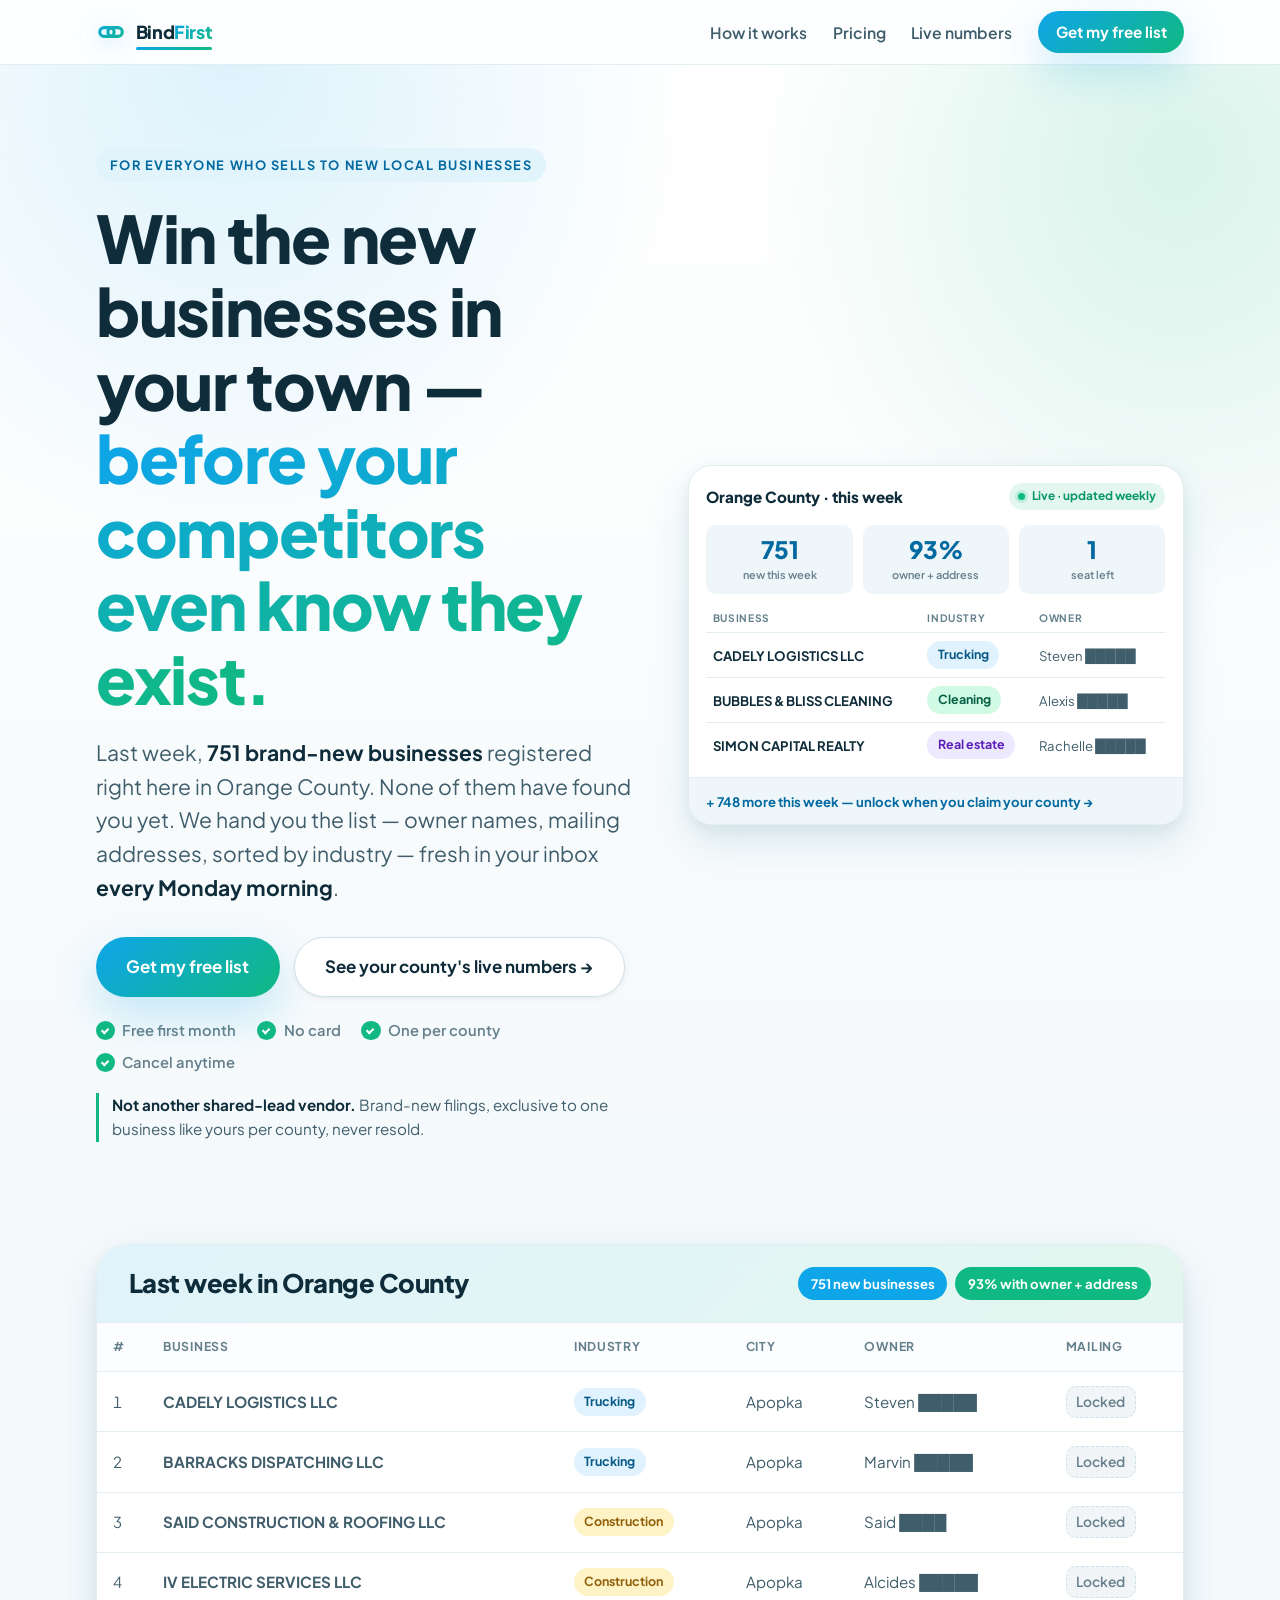
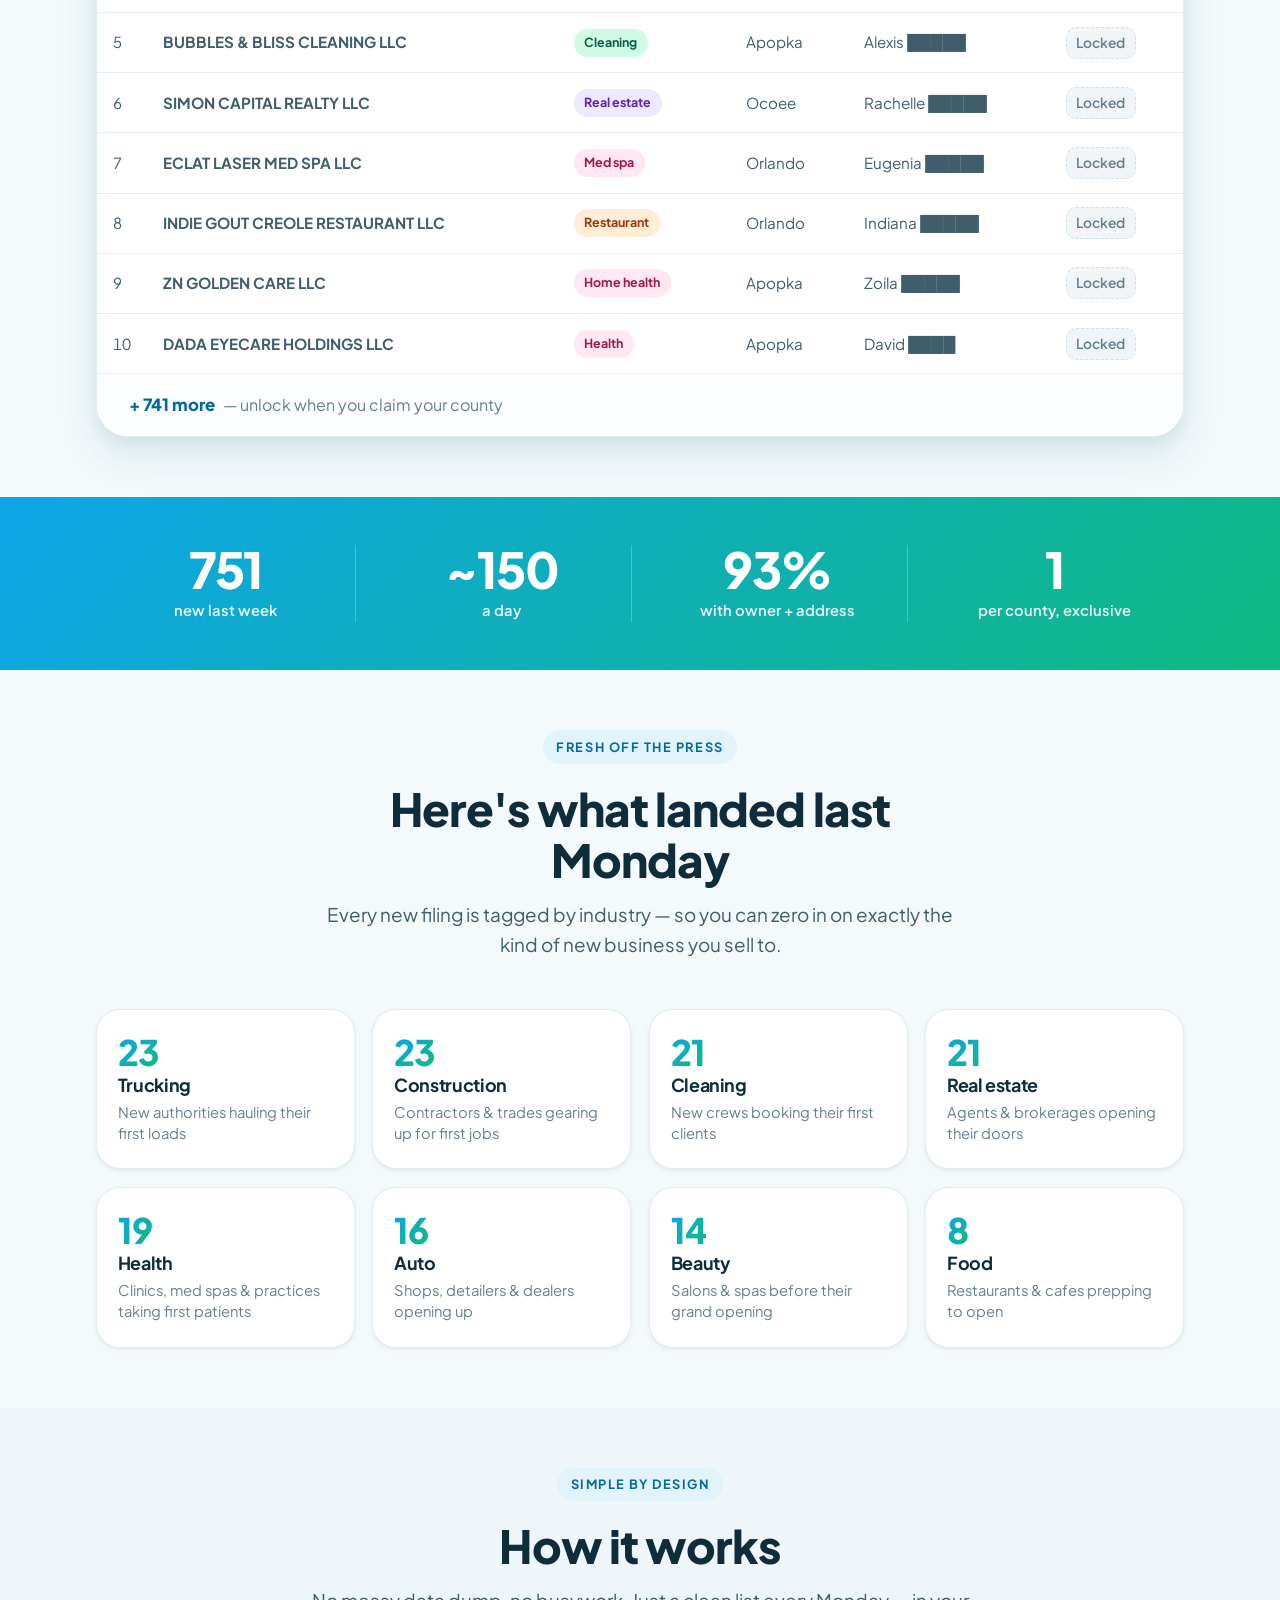
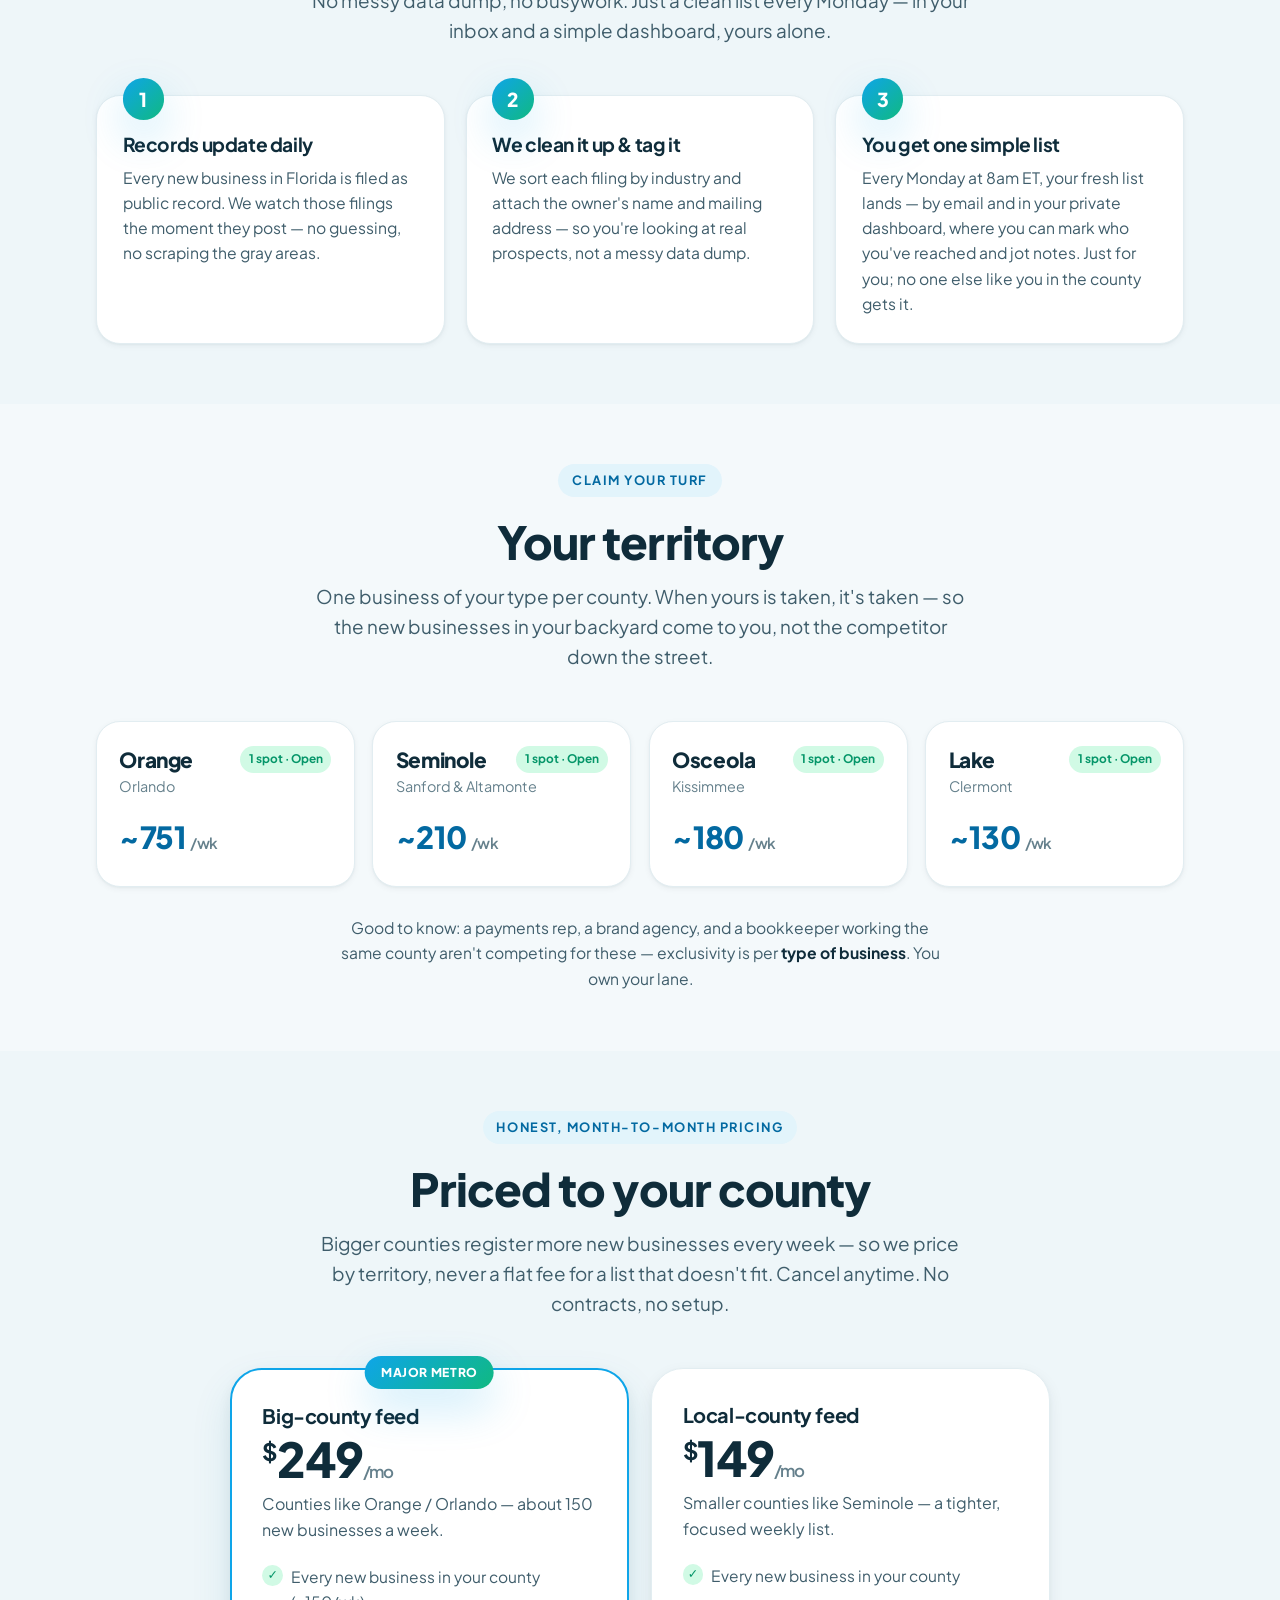
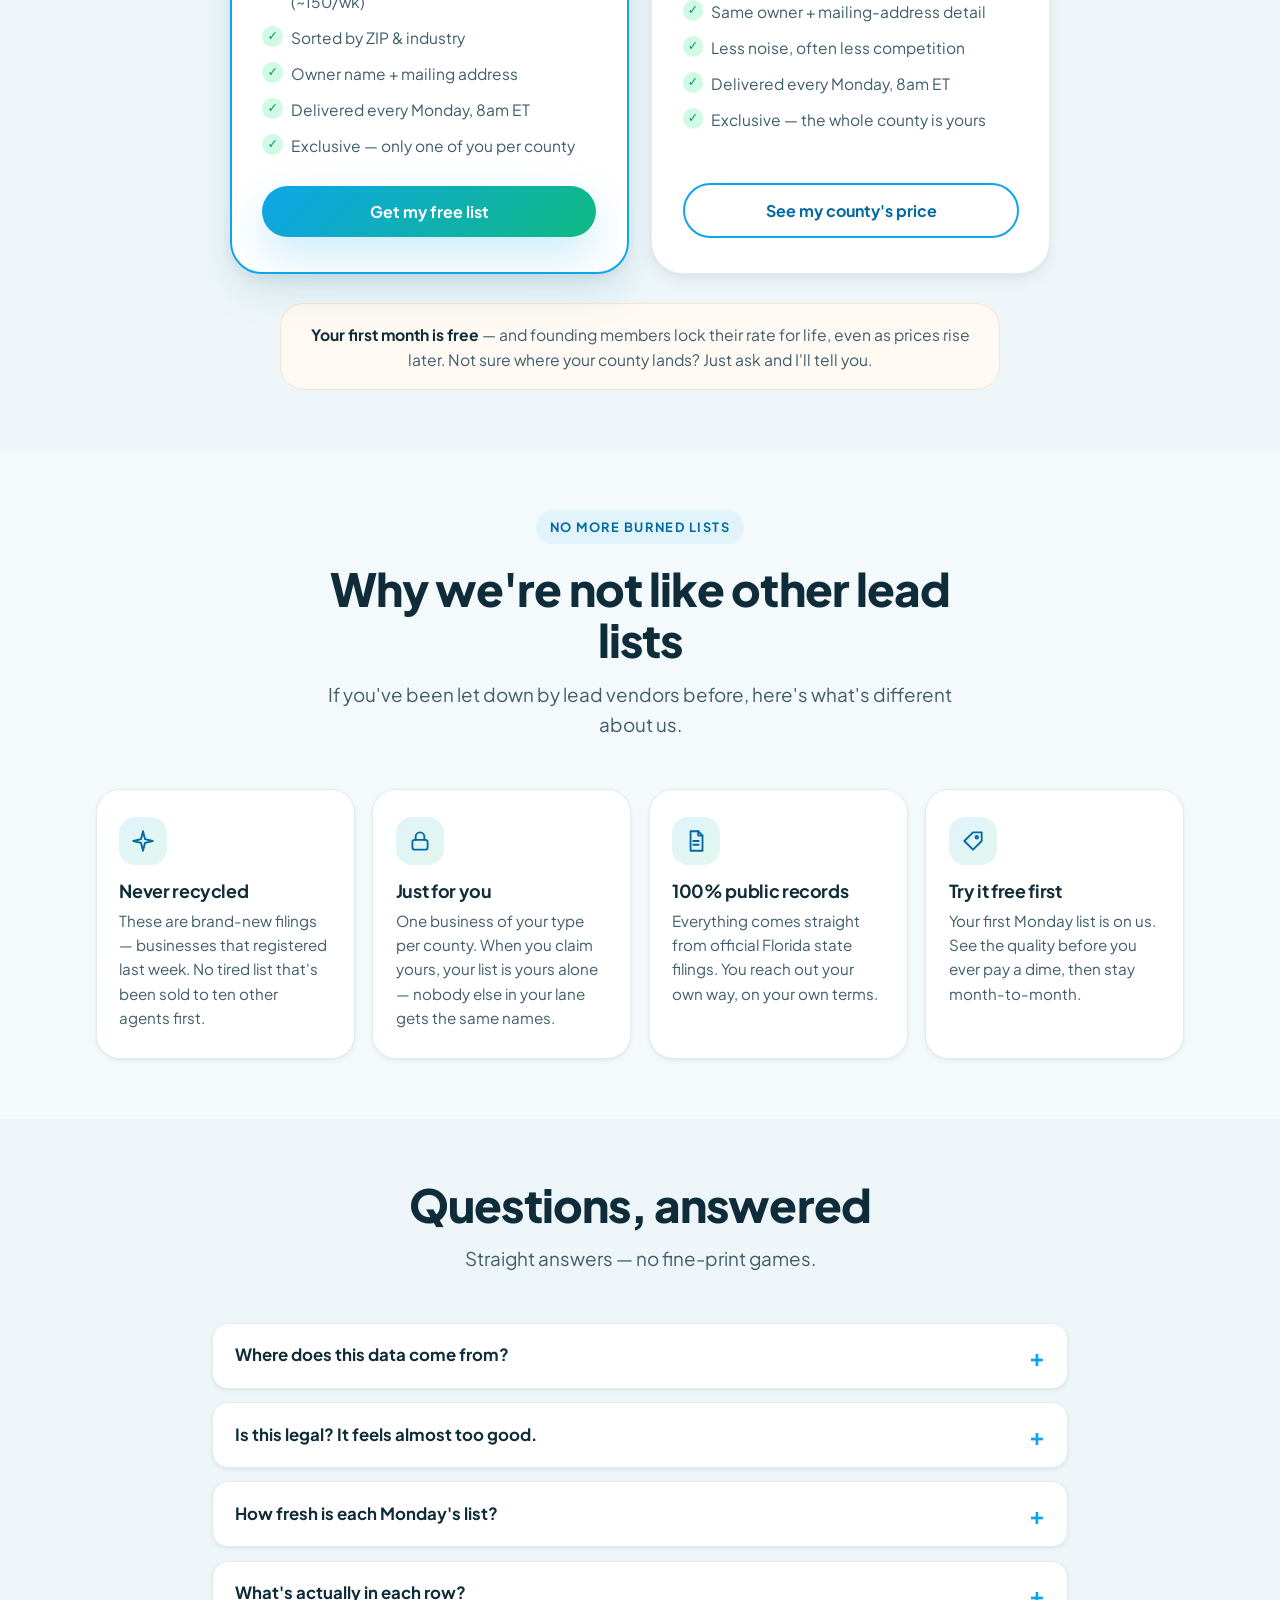
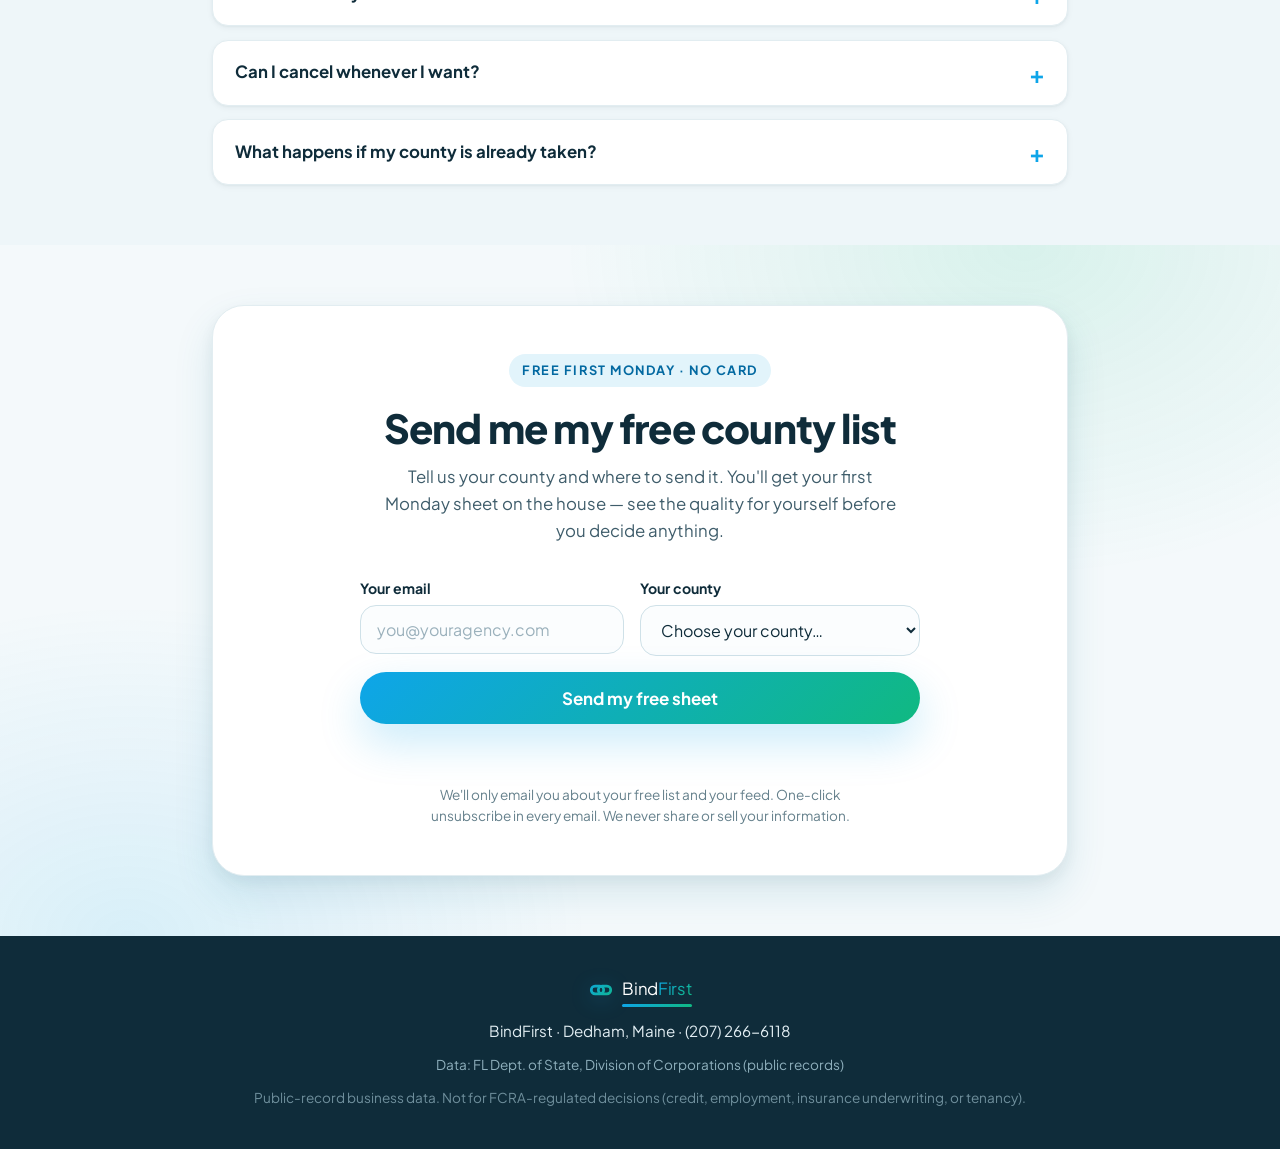
<file: index.html>
<!DOCTYPE html>
<html lang="en">
<head>
  <!-- Google tag (gtag.js) -->
  <script async src="https://www.googletagmanager.com/gtag/js?id=G-TKL4DJQT7L"></script>
  <script>
    window.dataLayer = window.dataLayer || [];
    function gtag(){dataLayer.push(arguments);}
    gtag('js', new Date());
    gtag('config', 'G-TKL4DJQT7L');
  </script>
  <meta charset="UTF-8" />
  <meta name="viewport" content="width=device-width, initial-scale=1.0" />
  <title>BindFirst — Win Orlando's new businesses, every Monday</title>
  <link rel="icon" type="image/svg+xml" href="brand/favicon.svg" />
  <link rel="icon" type="image/png" sizes="32x32" href="brand/favicon-32.png" />
  <link rel="apple-touch-icon" href="brand/favicon-180.png" />
  <!-- OG image: switch to the absolute https://bindfirst.com/brand/og.png URL once hosted -->
  <meta property="og:title" content="BindFirst — Win Orlando's new businesses, every Monday" />
  <meta property="og:description" content="Every new business that registers in your county — delivered every Monday with owner name + address. One business of your type per county, never resold." />
  <meta property="og:type" content="website" />
  <meta property="og:image" content="https://bindfirst.com/brand/og.png" />
  <meta name="twitter:card" content="summary_large_image" />
  <meta name="twitter:image" content="https://bindfirst.com/brand/og.png" />
  <meta name="description" content="A weekly done-for-you list of brand-new Orlando-area business registrations, delivered every Monday by email and a private dashboard. Built for anyone who sells to new local businesses — insurance, payments, marketing, accounting, and more." />
  <link rel="preconnect" href="https://fonts.googleapis.com" />
  <link rel="preconnect" href="https://fonts.gstatic.com" crossorigin />
  <link href="https://fonts.googleapis.com/css2?family=Plus+Jakarta+Sans:wght@400;500;600;700;800&display=swap" rel="stylesheet" />
  <link rel="stylesheet" href="styles.css" />
</head>
<body>
  <!-- ============ NAV ============ -->
  <header class="nav-wrap">
    <nav class="nav" aria-label="Main navigation">
      <a class="brand" href="#top" aria-label="BindFirst home">
        <span class="brand-mark" aria-hidden="true">
          <svg viewBox="0 0 48 48" width="30" height="30" role="img" aria-label="BindFirst logo">
            <rect x="6" y="17" width="23" height="14" rx="7" fill="none" stroke="url(#gnav)" stroke-width="5" />
            <rect x="19" y="17" width="23" height="14" rx="7" fill="none" stroke="url(#gnav)" stroke-width="5" />
            <defs>
              <linearGradient id="gnav" x1="0" y1="0" x2="48" y2="48" gradientUnits="userSpaceOnUse">
                <stop stop-color="#0ea5e9" />
                <stop offset="1" stop-color="#10b981" />
              </linearGradient>
            </defs>
          </svg>
        </span>
        <span class="brand-name">Bind<span class="g">First</span></span>
      </a>
      <div class="nav-links">
        <a href="#how">How it works</a>
        <a href="#pricing">Pricing</a>
        <a href="/peek">Live numbers</a>
        <a class="btn btn-primary btn-sm" href="#capture">Get my free list</a>
      </div>
    </nav>
  </header>

  <main id="top">
    <!-- ============ HERO ============ -->
    <section class="hero">
      <div class="hero-bg" aria-hidden="true"></div>
      <div class="container hero-inner">
        <div class="hero-copy">
          <p class="eyebrow">For everyone who sells to new local businesses</p>
          <h1 class="hero-title">
            Win the new businesses in your town —
            <span class="accent-text">before your competitors even know they exist.</span>
          </h1>
          <p class="hero-sub">
            Last week, <strong>751 brand-new businesses</strong> registered right here in
            Orange County. None of them have found you yet. We hand you the list — owner names,
            mailing addresses, sorted by industry — fresh in your inbox <strong>every Monday morning</strong>.
          </p>
          <div class="hero-cta">
            <a class="btn btn-primary btn-lg" href="#capture">Get my free list</a>
            <a class="btn btn-ghost btn-lg" href="/peek">See your county's live numbers →</a>
          </div>
          <ul class="trust-row" aria-label="What's included">
            <li><span class="check" aria-hidden="true"></span> Free first month</li>
            <li><span class="check" aria-hidden="true"></span> No card</li>
            <li><span class="check" aria-hidden="true"></span> One per county</li>
            <li><span class="check" aria-hidden="true"></span> Cancel anytime</li>
          </ul>
          <p class="hero-positioning">
            <strong>Not another shared-lead vendor.</strong> Brand-new filings, exclusive to one
            business like yours per county, never resold.
          </p>
        </div>

        <aside class="hero-card" aria-label="Last week's Orange County sample">
          <div class="hc-head">
            <span class="hc-title">Orange County · this week</span>
            <span class="hc-live"><span class="hc-dot" aria-hidden="true"></span> Live · updated weekly</span>
          </div>
          <div class="hc-stats">
            <div class="hc-stat"><span class="hc-num">751</span><span class="hc-lbl">new this week</span></div>
            <div class="hc-stat"><span class="hc-num">93%</span><span class="hc-lbl">owner + address</span></div>
            <div class="hc-stat"><span class="hc-num">1</span><span class="hc-lbl">seat left</span></div>
          </div>
          <table class="hc-table">
            <caption class="sr-only">Sample of last week's new Orange County businesses with owner last names redacted.</caption>
            <thead><tr><th scope="col">Business</th><th scope="col">Industry</th><th scope="col">Owner</th></tr></thead>
            <tbody>
              <tr><td class="biz">CADELY LOGISTICS LLC</td><td><span class="tag tag-trucking">Trucking</span></td><td class="ow">Steven █████</td></tr>
              <tr><td class="biz">BUBBLES &amp; BLISS CLEANING</td><td><span class="tag tag-cleaning">Cleaning</span></td><td class="ow">Alexis █████</td></tr>
              <tr><td class="biz">SIMON CAPITAL REALTY</td><td><span class="tag tag-realestate">Real estate</span></td><td class="ow">Rachelle █████</td></tr>
            </tbody>
          </table>
          <a class="hc-foot" href="#capture">+ 748 more this week — unlock when you claim your county →</a>
        </aside>
      </div>
    </section>

    <!-- ============ SAMPLE TABLE ============ -->
    <section class="section section-sample" aria-labelledby="sample-heading">
      <div class="container">
        <div class="sample-card">
          <div class="sample-head">
            <h2 id="sample-heading" class="sample-title">Last week in Orange County</h2>
            <p class="sample-meta">
              <span class="pill pill-blue">751 new businesses</span>
              <span class="pill pill-green">93% with owner + address</span>
            </p>
          </div>
          <div class="table-scroll">
            <table class="sample-table">
              <caption class="sr-only">A sample of new business registrations from last week, with owner last names and mailing addresses redacted.</caption>
              <thead>
                <tr>
                  <th scope="col" class="col-num">#</th>
                  <th scope="col">Business</th>
                  <th scope="col">Industry</th>
                  <th scope="col">City</th>
                  <th scope="col">Owner</th>
                  <th scope="col">Mailing</th>
                </tr>
              </thead>
              <tbody>
                <tr>
                  <td class="col-num">1</td>
                  <td class="biz">CADELY LOGISTICS LLC</td>
                  <td><span class="tag tag-trucking">Trucking</span></td>
                  <td>Apopka</td>
                  <td>Steven █████</td>
                  <td><span class="locked">Locked</span></td>
                </tr>
                <tr>
                  <td class="col-num">2</td>
                  <td class="biz">BARRACKS DISPATCHING LLC</td>
                  <td><span class="tag tag-trucking">Trucking</span></td>
                  <td>Apopka</td>
                  <td>Marvin █████</td>
                  <td><span class="locked">Locked</span></td>
                </tr>
                <tr>
                  <td class="col-num">3</td>
                  <td class="biz">SAID CONSTRUCTION &amp; ROOFING LLC</td>
                  <td><span class="tag tag-construction">Construction</span></td>
                  <td>Apopka</td>
                  <td>Said ████</td>
                  <td><span class="locked">Locked</span></td>
                </tr>
                <tr>
                  <td class="col-num">4</td>
                  <td class="biz">IV ELECTRIC SERVICES LLC</td>
                  <td><span class="tag tag-construction">Construction</span></td>
                  <td>Apopka</td>
                  <td>Alcides █████</td>
                  <td><span class="locked">Locked</span></td>
                </tr>
                <tr>
                  <td class="col-num">5</td>
                  <td class="biz">BUBBLES &amp; BLISS CLEANING LLC</td>
                  <td><span class="tag tag-cleaning">Cleaning</span></td>
                  <td>Apopka</td>
                  <td>Alexis █████</td>
                  <td><span class="locked">Locked</span></td>
                </tr>
                <tr>
                  <td class="col-num">6</td>
                  <td class="biz">SIMON CAPITAL REALTY LLC</td>
                  <td><span class="tag tag-realestate">Real estate</span></td>
                  <td>Ocoee</td>
                  <td>Rachelle █████</td>
                  <td><span class="locked">Locked</span></td>
                </tr>
                <tr>
                  <td class="col-num">7</td>
                  <td class="biz">ECLAT LASER MED SPA LLC</td>
                  <td><span class="tag tag-health">Med spa</span></td>
                  <td>Orlando</td>
                  <td>Eugenia █████</td>
                  <td><span class="locked">Locked</span></td>
                </tr>
                <tr>
                  <td class="col-num">8</td>
                  <td class="biz">INDIE GOUT CREOLE RESTAURANT LLC</td>
                  <td><span class="tag tag-food">Restaurant</span></td>
                  <td>Orlando</td>
                  <td>Indiana █████</td>
                  <td><span class="locked">Locked</span></td>
                </tr>
                <tr>
                  <td class="col-num">9</td>
                  <td class="biz">ZN GOLDEN CARE LLC</td>
                  <td><span class="tag tag-health">Home health</span></td>
                  <td>Apopka</td>
                  <td>Zoila █████</td>
                  <td><span class="locked">Locked</span></td>
                </tr>
                <tr>
                  <td class="col-num">10</td>
                  <td class="biz">DADA EYECARE HOLDINGS LLC</td>
                  <td><span class="tag tag-health">Health</span></td>
                  <td>Apopka</td>
                  <td>David ████</td>
                  <td><span class="locked">Locked</span></td>
                </tr>
              </tbody>
            </table>
          </div>
          <div class="sample-foot">
            <span class="foot-plus">+ 741 more</span>
            <span class="foot-note">— unlock when you claim your county</span>
          </div>
        </div>
      </div>
    </section>

    <!-- ============ STAT STRIP ============ -->
    <section class="stat-strip" aria-label="Key numbers">
      <div class="container stat-grid">
        <div class="stat">
          <span class="stat-num">751</span>
          <span class="stat-label">new last week</span>
        </div>
        <div class="stat">
          <span class="stat-num">~150</span>
          <span class="stat-label">a day</span>
        </div>
        <div class="stat">
          <span class="stat-num">93%</span>
          <span class="stat-label">with owner + address</span>
        </div>
        <div class="stat">
          <span class="stat-num">1</span>
          <span class="stat-label">per county, exclusive</span>
        </div>
      </div>
    </section>

    <!-- ============ VERTICALS ============ -->
    <section class="section" aria-labelledby="verticals-heading">
      <div class="container">
        <div class="section-head">
          <p class="eyebrow eyebrow-center">Fresh off the press</p>
          <h2 id="verticals-heading" class="section-title">Here's what landed last Monday</h2>
          <p class="section-lead">
            Every new filing is tagged by industry — so you can zero in on exactly the kind of
            new business you sell to.
          </p>
        </div>
        <div class="vert-grid">
          <article class="vert-card">
            <span class="vert-count">23</span>
            <h3 class="vert-name">Trucking</h3>
            <p class="vert-insurance">New authorities hauling their first loads</p>
          </article>
          <article class="vert-card">
            <span class="vert-count">23</span>
            <h3 class="vert-name">Construction</h3>
            <p class="vert-insurance">Contractors &amp; trades gearing up for first jobs</p>
          </article>
          <article class="vert-card">
            <span class="vert-count">21</span>
            <h3 class="vert-name">Cleaning</h3>
            <p class="vert-insurance">New crews booking their first clients</p>
          </article>
          <article class="vert-card">
            <span class="vert-count">21</span>
            <h3 class="vert-name">Real estate</h3>
            <p class="vert-insurance">Agents &amp; brokerages opening their doors</p>
          </article>
          <article class="vert-card">
            <span class="vert-count">19</span>
            <h3 class="vert-name">Health</h3>
            <p class="vert-insurance">Clinics, med spas &amp; practices taking first patients</p>
          </article>
          <article class="vert-card">
            <span class="vert-count">16</span>
            <h3 class="vert-name">Auto</h3>
            <p class="vert-insurance">Shops, detailers &amp; dealers opening up</p>
          </article>
          <article class="vert-card">
            <span class="vert-count">14</span>
            <h3 class="vert-name">Beauty</h3>
            <p class="vert-insurance">Salons &amp; spas before their grand opening</p>
          </article>
          <article class="vert-card">
            <span class="vert-count">8</span>
            <h3 class="vert-name">Food</h3>
            <p class="vert-insurance">Restaurants &amp; cafes prepping to open</p>
          </article>
        </div>
      </div>
    </section>

    <!-- ============ HOW IT WORKS ============ -->
    <section class="section section-soft" id="how" aria-labelledby="how-heading">
      <div class="container">
        <div class="section-head">
          <p class="eyebrow eyebrow-center">Simple by design</p>
          <h2 id="how-heading" class="section-title">How it works</h2>
          <p class="section-lead">No messy data dump, no busywork. Just a clean list every Monday — in your inbox and a simple dashboard, yours alone.</p>
        </div>
        <ol class="steps">
          <li class="step-card">
            <span class="step-num" aria-hidden="true">1</span>
            <h3 class="step-title">Records update daily</h3>
            <p class="step-body">
              Every new business in Florida is filed as public record. We watch those
              filings the moment they post — no guessing, no scraping the gray areas.
            </p>
          </li>
          <li class="step-card">
            <span class="step-num" aria-hidden="true">2</span>
            <h3 class="step-title">We clean it up &amp; tag it</h3>
            <p class="step-body">
              We sort each filing by industry and attach the owner's name and mailing
              address — so you're looking at real prospects, not a messy data dump.
            </p>
          </li>
          <li class="step-card">
            <span class="step-num" aria-hidden="true">3</span>
            <h3 class="step-title">You get one simple list</h3>
            <p class="step-body">
              Every Monday at 8am ET, your fresh list lands — by email and in your private
              dashboard, where you can mark who you've reached and jot notes. Just for you;
              no one else like you in the county gets it.
            </p>
          </li>
        </ol>
      </div>
    </section>

    <!-- ============ TERRITORY ============ -->
    <section class="section" id="territory" aria-labelledby="territory-heading">
      <div class="container">
        <div class="section-head">
          <p class="eyebrow eyebrow-center">Claim your turf</p>
          <h2 id="territory-heading" class="section-title">Your territory</h2>
          <p class="section-lead">
            One business of your type per county. When yours is taken, it's taken — so the
            new businesses in your backyard come to you, not the competitor down the street.
          </p>
        </div>
        <div class="territory-grid">
          <article class="terr-card">
            <div class="terr-top">
              <h3 class="terr-name">Orange</h3>
              <span class="terr-status">1 spot · Open</span>
            </div>
            <p class="terr-sub">Orlando</p>
            <p class="terr-vol">~751 <span>/wk</span></p>
          </article>
          <article class="terr-card">
            <div class="terr-top">
              <h3 class="terr-name">Seminole</h3>
              <span class="terr-status">1 spot · Open</span>
            </div>
            <p class="terr-sub">Sanford &amp; Altamonte</p>
            <p class="terr-vol">~210 <span>/wk</span></p>
          </article>
          <article class="terr-card">
            <div class="terr-top">
              <h3 class="terr-name">Osceola</h3>
              <span class="terr-status">1 spot · Open</span>
            </div>
            <p class="terr-sub">Kissimmee</p>
            <p class="terr-vol">~180 <span>/wk</span></p>
          </article>
          <article class="terr-card">
            <div class="terr-top">
              <h3 class="terr-name">Lake</h3>
              <span class="terr-status">1 spot · Open</span>
            </div>
            <p class="terr-sub">Clermont</p>
            <p class="terr-vol">~130 <span>/wk</span></p>
          </article>
        </div>
        <p class="terr-foot">
          Good to know: a payments rep, a brand agency, and a bookkeeper working the same
          county aren't competing for these — exclusivity is per <em>type of business</em>.
          You own your lane.
        </p>
      </div>
    </section>

    <!-- ============ PRICING ============ -->
    <section class="section section-soft" id="pricing" aria-labelledby="pricing-heading">
      <div class="container">
        <div class="section-head">
          <p class="eyebrow eyebrow-center">Honest, month-to-month pricing</p>
          <h2 id="pricing-heading" class="section-title">Priced to your county</h2>
          <p class="section-lead">Bigger counties register more new businesses every week — so we price by territory, never a flat fee for a list that doesn't fit. Cancel anytime. No contracts, no setup.</p>
        </div>
        <div class="pricing-grid">
          <article class="price-card featured">
            <span class="price-badge">Major metro</span>
            <h3 class="price-name">Big-county feed</h3>
            <p class="price-amount"><span class="price-currency">$</span>249<span class="price-period">/mo</span></p>
            <p class="price-tagline">Counties like Orange / Orlando — about 150 new businesses a week.</p>
            <ul class="price-features">
              <li>Every new business in your county (~150/wk)</li>
              <li>Sorted by ZIP &amp; industry</li>
              <li>Owner name + mailing address</li>
              <li>Delivered every Monday, 8am ET</li>
              <li>Exclusive — only one of you per county</li>
            </ul>
            <a class="btn btn-primary btn-block" href="#capture">Get my free list</a>
          </article>
          <article class="price-card">
            <h3 class="price-name">Local-county feed</h3>
            <p class="price-amount"><span class="price-currency">$</span>149<span class="price-period">/mo</span></p>
            <p class="price-tagline">Smaller counties like Seminole — a tighter, focused weekly list.</p>
            <ul class="price-features">
              <li>Every new business in your county</li>
              <li>Same owner + mailing-address detail</li>
              <li>Less noise, often less competition</li>
              <li>Delivered every Monday, 8am ET</li>
              <li>Exclusive — the whole county is yours</li>
            </ul>
            <a class="btn btn-outline btn-block" href="#capture">See my county's price</a>
          </article>
        </div>
        <p class="founding-note">
          <strong>Your first month is free</strong> — and founding members lock their rate for life, even as prices rise later. Not sure where your county lands? Just ask and I'll tell you.
        </p>
      </div>
    </section>

    <!-- ============ WHY DIFFERENT ============ -->
    <section class="section" id="why" aria-labelledby="why-heading">
      <div class="container">
        <div class="section-head">
          <p class="eyebrow eyebrow-center">No more burned lists</p>
          <h2 id="why-heading" class="section-title">Why we're not like other lead lists</h2>
          <p class="section-lead">
            If you've been let down by lead vendors before, here's what's different about us.
          </p>
        </div>
        <div class="why-grid">
          <article class="why-card">
            <span class="why-icon" aria-hidden="true"><svg width="26" height="26" viewBox="0 0 24 24" fill="none" stroke="#0369a1" stroke-width="1.7" stroke-linecap="round" stroke-linejoin="round"><path d="M12 3 L13.8 10.2 L21 12 L13.8 13.8 L12 21 L10.2 13.8 L3 12 L10.2 10.2 Z"/></svg></span>
            <h3 class="why-title">Never recycled</h3>
            <p class="why-body">
              These are brand-new filings — businesses that registered last week. No tired
              list that's been sold to ten other agents first.
            </p>
          </article>
          <article class="why-card">
            <span class="why-icon" aria-hidden="true"><svg width="26" height="26" viewBox="0 0 24 24" fill="none" stroke="#0369a1" stroke-width="1.7" stroke-linecap="round" stroke-linejoin="round"><rect x="5" y="11" width="14" height="9" rx="2"/><path d="M8 11V8a4 4 0 0 1 8 0v3"/></svg></span>
            <h3 class="why-title">Just for you</h3>
            <p class="why-body">
              One business of your type per county. When you claim yours, your list is yours
              alone — nobody else in your lane gets the same names.
            </p>
          </article>
          <article class="why-card">
            <span class="why-icon" aria-hidden="true"><svg width="26" height="26" viewBox="0 0 24 24" fill="none" stroke="#0369a1" stroke-width="1.7" stroke-linecap="round" stroke-linejoin="round"><path d="M7 3h7l4 4v14H7z"/><path d="M14 3v4h4"/><path d="M9.5 12h5M9.5 15.5h5"/></svg></span>
            <h3 class="why-title">100% public records</h3>
            <p class="why-body">
              Everything comes straight from official Florida state filings. You reach out
              your own way, on your own terms.
            </p>
          </article>
          <article class="why-card">
            <span class="why-icon" aria-hidden="true"><svg width="26" height="26" viewBox="0 0 24 24" fill="none" stroke="#0369a1" stroke-width="1.7" stroke-linecap="round" stroke-linejoin="round"><path d="M4 12 L12 4 H20 V12 L12 20 Z"/><circle cx="15.5" cy="8.5" r="1.2"/></svg></span>
            <h3 class="why-title">Try it free first</h3>
            <p class="why-body">
              Your first Monday list is on us. See the quality before you ever pay a dime,
              then stay month-to-month.
            </p>
          </article>
        </div>
      </div>
    </section>

    <!-- ============ FAQ ============ -->
    <section class="section section-soft" id="faq" aria-labelledby="faq-heading">
      <div class="container container-narrow">
        <div class="section-head">
          <h2 id="faq-heading" class="section-title">Questions, answered</h2>
          <p class="section-lead">Straight answers — no fine-print games.</p>
        </div>
        <div class="faq-list">
          <details class="faq-item">
            <summary>Where does this data come from?</summary>
            <div class="faq-answer">
              <p>
                Every row comes from the Florida Department of State, Division of
                Corporations — the official public record of new business registrations.
                We watch those filings daily and hand you the freshest ones, cleaned up
                and tagged by industry.
              </p>
            </div>
          </details>
          <details class="faq-item">
            <summary>Is this legal? It feels almost too good.</summary>
            <div class="faq-answer">
              <p>
                Yes. This is public-record business data that anyone can request — we just
                do the daily legwork for you. You run your own outreach your own way. We
                never autodial or text personal cell numbers, and the data is about
                businesses, not consumer credit.
              </p>
            </div>
          </details>
          <details class="faq-item">
            <summary>How fresh is each Monday's list?</summary>
            <div class="faq-answer">
              <p>
                Very. The records update daily, and your sheet covers the businesses that
                registered the prior week. Last week there were 751 new businesses in
                Orange County — roughly 150 every business day — so there's always a fresh
                batch waiting for you on Monday morning.
              </p>
            </div>
          </details>
          <details class="faq-item">
            <summary>What's actually in each row?</summary>
            <div class="faq-answer">
              <p>
                The business name, its industry, the city, the owner's name, and the
                mailing address. About 93% of rows include a real owner name and mailing
                address — the rest are brand-new filings still finalizing their paperwork.
              </p>
            </div>
          </details>
          <details class="faq-item">
            <summary>Can I cancel whenever I want?</summary>
            <div class="faq-answer">
              <p>
                Absolutely. It's month-to-month — cancel anytime, no penalty, no awkward
                phone call. And if you're one of the first 5 founding members, your rate is
                locked for life for as long as you stay.
              </p>
            </div>
          </details>
          <details class="faq-item">
            <summary>What happens if my county is already taken?</summary>
            <div class="faq-answer">
              <p>
                Because we only work with one business of each type per county, that lane
                closes once it's claimed. If yours is already spoken for, we'll let you know
                and add you to the waitlist for the moment it opens back up. Neighboring
                counties like Seminole, Osceola, and Lake may still be open.
              </p>
            </div>
          </details>
        </div>
      </div>
    </section>

    <!-- ============ CAPTURE CTA ============ -->
    <section class="capture" id="capture" aria-labelledby="capture-heading">
      <div class="container container-narrow">
        <div class="capture-card">
          <p class="eyebrow eyebrow-center">Free first Monday · no card</p>
          <h2 id="capture-heading" class="capture-title">Send me my free county list</h2>
          <p class="capture-lead">
            Tell us your county and where to send it. You'll get your first Monday sheet on
            the house — see the quality for yourself before you decide anything.
          </p>

          <!-- TODO: wire this form to Formspree (action="https://formspree.io/f/XXXX") or Tally before launch -->
          <form class="capture-form" id="leadForm" novalidate>
            <div class="field">
              <label for="email">Your email</label>
              <input
                type="email"
                id="email"
                name="email"
                placeholder="you@youragency.com"
                autocomplete="email"
                required
              />
            </div>
            <div class="field">
              <label for="county">Your county</label>
              <select id="county" name="county" required>
                <option value="" disabled selected>Choose your county…</option>
                <option value="Orange">Orange (Orlando) — Open</option>
                <option value="Seminole">Seminole (Sanford) — Open</option>
                <option value="Osceola">Osceola (Kissimmee) — Open</option>
                <option value="Lake">Lake (Clermont) — Open</option>
              </select>
            </div>
            <button type="submit" class="btn btn-primary btn-block btn-lg">Send my free sheet</button>
            <p class="form-status" id="formStatus" role="status" aria-live="polite"></p>
          </form>

          <p class="capture-fine">
            We'll only email you about your free list and your feed. One-click unsubscribe
            in every email. We never share or sell your information.
          </p>
        </div>
      </div>
    </section>
  </main>

  <!-- ============ FOOTER ============ -->
  <footer class="footer">
    <div class="container footer-inner">
      <div class="footer-brand">
        <span class="brand-mark" aria-hidden="true">
          <svg viewBox="0 0 48 48" width="26" height="26" role="img" aria-label="BindFirst logo">
            <rect x="6" y="17" width="23" height="14" rx="7" fill="none" stroke="url(#gfoot)" stroke-width="5" />
            <rect x="19" y="17" width="23" height="14" rx="7" fill="none" stroke="url(#gfoot)" stroke-width="5" />
            <defs>
              <linearGradient id="gfoot" x1="0" y1="0" x2="48" y2="48" gradientUnits="userSpaceOnUse">
                <stop stop-color="#0ea5e9" />
                <stop offset="1" stop-color="#10b981" />
              </linearGradient>
            </defs>
          </svg>
        </span>
        <span class="brand-name">Bind<span class="g">First</span></span>
      </div>
      <p class="footer-contact">
        BindFirst · Dedham, Maine · (207) 266-6118
      </p>
      <p class="footer-data">
        Data: FL Dept. of State, Division of Corporations (public records)
      </p>
      <p class="footer-data" style="opacity:.75">
        Public-record business data. Not for FCRA-regulated decisions (credit, employment, insurance underwriting, or tenancy).
      </p>
    </div>
  </footer>

  <script>
    (function () {
      var form = document.getElementById('leadForm');
      var status = document.getElementById('formStatus');
      if (!form) return;
      form.addEventListener('submit', function (e) {
        e.preventDefault();
        var email = document.getElementById('email');
        var county = document.getElementById('county');
        if (!email.value || email.validity.typeMismatch || !email.validity.valid) {
          status.textContent = 'Please enter a valid email so we know where to send it.';
          status.className = 'form-status is-error';
          email.focus();
          return;
        }
        if (!county.value) {
          status.textContent = 'Pick your county so we send the right list.';
          status.className = 'form-status is-error';
          county.focus();
          return;
        }
        var subject = encodeURIComponent('BindFirst — free sample request (' + county.value + ' County)');
        var body = encodeURIComponent('Email: ' + email.value + '\nCounty: ' + county.value + "\n\nSend me last week's free sample list.");
        window.location.href = 'mailto:nate@sproultech.com?subject=' + subject + '&body=' + body;
        status.textContent =
          'Opening your email to request the free ' + county.value + ' County sample — just hit send.';
        status.className = 'form-status is-success';
        form.querySelector('button[type="submit"]').disabled = true;
      });
    })();
  </script>
</body>
</html>
</file>
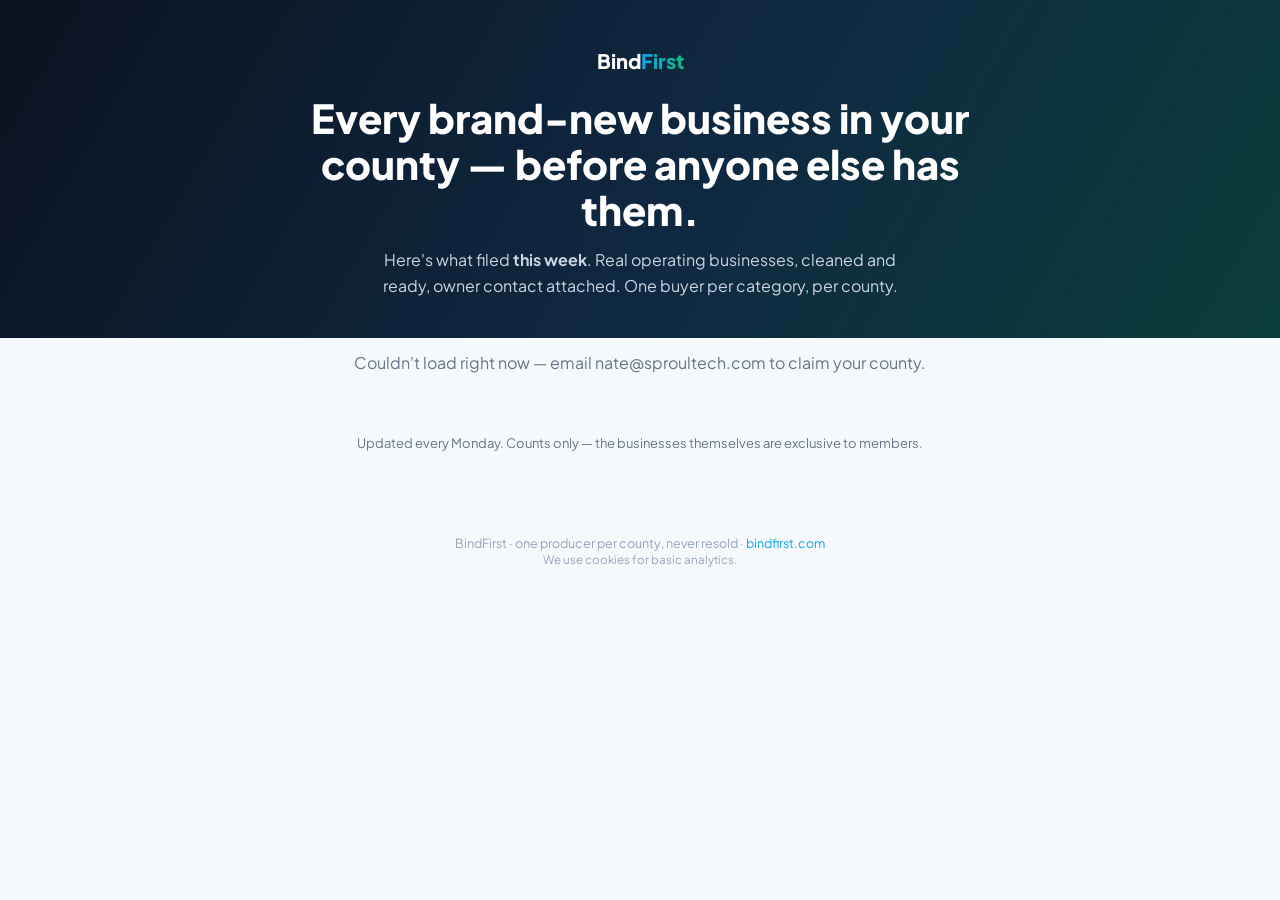
<file: peek.html>
<!doctype html>
<html lang="en">
<head>
<!-- Google tag (gtag.js) -->
<script async src="https://www.googletagmanager.com/gtag/js?id=G-TKL4DJQT7L"></script>
<script>
  window.dataLayer = window.dataLayer || [];
  function gtag(){dataLayer.push(arguments);}
  gtag('js', new Date());
  gtag('config', 'G-TKL4DJQT7L');
</script>
<meta charset="utf-8" />
<meta name="viewport" content="width=device-width, initial-scale=1" />
<title>BindFirst — Peek at your county's new businesses</title>
<meta name="description" content="See how many brand-new businesses just registered in your county this week — exclusive weekly leads, before anyone else." />
<link href="https://fonts.googleapis.com/css2?family=Plus+Jakarta+Sans:wght@400;500;600;700;800&display=swap" rel="stylesheet" />
<style>
  :root{ --ink:#0f172a; --muted:#64748b; --line:#e2e8f0; --cyan:#0ea5e9; --emer:#10b981; }
  *{box-sizing:border-box;margin:0;padding:0;}
  body{font-family:'Plus Jakarta Sans',system-ui,sans-serif;color:var(--ink);background:#f6f9fc;-webkit-font-smoothing:antialiased;}
  .hero{background:linear-gradient(120deg,#0b1220,#0f2942 55%,#0a3d3a);color:#fff;padding:48px 24px 40px;text-align:center;}
  .brand{font-weight:800;font-size:20px;margin-bottom:22px;}
  .brand span{background:linear-gradient(90deg,var(--cyan),var(--emer));-webkit-background-clip:text;background-clip:text;color:transparent;}
  .hero h1{font-size:clamp(26px,4.5vw,40px);font-weight:800;line-height:1.15;max-width:760px;margin:0 auto;}
  .hero p{color:#cbd5e1;margin:14px auto 0;max-width:560px;font-size:16px;line-height:1.6;}
  .wrap{max-width:920px;margin:-26px auto 0;padding:0 20px 60px;}
  .grid{display:grid;grid-template-columns:repeat(auto-fit,minmax(240px,1fr));gap:16px;}
  .card{background:#fff;border:1px solid var(--line);border-radius:16px;padding:22px;box-shadow:0 8px 28px rgba(15,23,42,.06);}
  .card .county{font-size:13px;font-weight:700;letter-spacing:.04em;text-transform:uppercase;color:var(--emer);}
  .card .big{font-family:'Plus Jakarta Sans';font-size:46px;font-weight:800;line-height:1;margin:8px 0 2px;
    background:linear-gradient(135deg,var(--cyan),var(--emer));-webkit-background-clip:text;background-clip:text;color:transparent;}
  .card .lbl{font-size:13px;color:var(--muted);}
  .card .sub{margin-top:12px;padding-top:12px;border-top:1px solid var(--line);font-size:13px;color:var(--muted);}
  .card .sub b{color:var(--ink);}
  .card a{display:inline-block;margin-top:14px;background:linear-gradient(135deg,var(--cyan),var(--emer));color:#fff;
    text-decoration:none;font-weight:700;font-size:14px;padding:10px 18px;border-radius:10px;}
  .note{text-align:center;color:var(--muted);font-size:13px;margin-top:22px;}
  .foot{text-align:center;color:#94a3b8;font-size:12.5px;padding:24px;}
  .loading{text-align:center;color:var(--muted);padding:40px;}
</style>
</head>
<body>
  <div class="hero">
    <div class="brand">Bind<span>First</span></div>
    <h1>Every brand-new business in your county — before anyone else has them.</h1>
    <p>Here's what filed <b>this week</b>. Real operating businesses, cleaned and ready, owner contact attached. One buyer per category, per county.</p>
  </div>
  <div class="wrap">
    <div id="grid" class="grid"><div class="loading">Loading this week's numbers…</div></div>
    <p class="note">Updated every Monday. Counts only — the businesses themselves are exclusive to members.</p>
  </div>
  <div class="foot">BindFirst · one producer per county, never resold · <a href="/" style="color:#0ea5e9;text-decoration:none;">bindfirst.com</a><br><span style="font-size:11.5px;">We use cookies for basic analytics.</span></div>

<script>
  const SUPA = "https://ldhziqeyubbezazbmjsr.supabase.co";
  const ANON = "sb_publishable_fYMAkUxgjZ43lcN0-aIICg_5PIxMVNV";
  const CTA = "mailto:nate@sproultech.com?subject=" + encodeURIComponent("Claim my county on BindFirst");
  fetch(SUPA + "/rest/v1/rpc/public_county_stats", {
    method: "POST", headers: { apikey: ANON, "Content-Type": "application/json" }, body: "{}"
  }).then(r => r.json()).then(rows => {
    const grid = document.getElementById("grid");
    if (!Array.isArray(rows) || !rows.length) { grid.innerHTML = '<div class="loading">Check back Monday.</div>'; return; }
    grid.innerHTML = rows.map(r => `
      <div class="card">
        <div class="county">${r.county} County</div>
        <div class="big">${Number(r.new_this_week).toLocaleString()}</div>
        <div class="lbl">new businesses this week</div>
        <div class="sub"><b>${Number(r.total_operating).toLocaleString()}</b> operating businesses on file · most common: <b>${r.top_industry || "—"}</b></div>
        <a href="${CTA}">Claim ${r.county} County →</a>
      </div>`).join("");
  }).catch(() => {
    document.getElementById("grid").innerHTML = '<div class="loading">Couldn\'t load right now — email nate@sproultech.com to claim your county.</div>';
  });
</script>
</body>
</html>
</file>
<file: styles.css>
/* ============================================================
   New Filings Feed — V3 "Friendly local SaaS"
   Warm, approachable, light. Sky/teal + emerald, Plus Jakarta Sans.
   ============================================================ */

:root {
  /* palette */
  --sky: #0ea5e9;
  --sky-600: #0284c7;
  --sky-700: #0369a1;
  --teal: #14b8a6;
  --emerald: #10b981;
  --emerald-600: #059669;
  --amber: #f59e0b;

  --ink: #0f2c3a;          /* warm dark navy-teal for text */
  --ink-soft: #3f5d6b;
  --muted: #65808c;

  --surface: #ffffff;
  --bg: #f4f9fb;            /* soft sky-tinted page bg */
  --bg-soft: #eef6f9;
  --bg-warm: #fef9f3;       /* gentle warm wash */
  --border: #e2edf1;
  --border-strong: #cfe1e8;

  /* gradients */
  --grad-brand: linear-gradient(135deg, var(--sky) 0%, var(--emerald) 100%);
  --grad-brand-soft: linear-gradient(135deg, #e0f3fb 0%, #e3f7ef 100%);

  /* radius */
  --r-sm: 10px;
  --r-md: 16px;
  --r-lg: 24px;       /* rounded-2xl friendly cards */
  --r-xl: 32px;
  --r-pill: 999px;

  /* shadow — soft, low-contrast */
  --shadow-sm: 0 1px 2px rgba(15, 44, 58, 0.04), 0 2px 6px rgba(15, 44, 58, 0.05);
  --shadow-md: 0 6px 16px rgba(15, 44, 58, 0.07), 0 2px 6px rgba(15, 44, 58, 0.04);
  --shadow-lg: 0 18px 40px rgba(14, 116, 144, 0.12), 0 6px 14px rgba(15, 44, 58, 0.06);
  --shadow-glow: 0 18px 44px rgba(14, 165, 233, 0.22);

  /* type */
  --font: "Plus Jakarta Sans", system-ui, -apple-system, "Segoe UI", Roboto, sans-serif;

  /* motion */
  --dur: 220ms;
  --ease: cubic-bezier(0.16, 1, 0.3, 1);

  /* spacing */
  --section-y: clamp(2.75rem, 1.75rem + 2.5vw, 4.5rem);
}

* { box-sizing: border-box; }

html { scroll-behavior: smooth; }

body {
  margin: 0;
  font-family: var(--font);
  color: var(--ink);
  background: var(--bg);
  line-height: 1.6;
  -webkit-font-smoothing: antialiased;
  text-rendering: optimizeLegibility;
}

h1, h2, h3 { line-height: 1.12; letter-spacing: -0.02em; margin: 0; }

p { margin: 0; }

a { color: inherit; text-decoration: none; }

img, svg { display: block; }

.sr-only {
  position: absolute;
  width: 1px; height: 1px;
  padding: 0; margin: -1px;
  overflow: hidden; clip: rect(0, 0, 0, 0);
  white-space: nowrap; border: 0;
}

.container {
  width: 100%;
  max-width: min(1760px, 90vw);
  margin-inline: auto;
  padding-inline: clamp(1.1rem, 0.6rem + 2vw, 2rem);
}
.container-narrow { max-width: 920px; }

/* ---------- focus ---------- */
a:focus-visible,
button:focus-visible,
input:focus-visible,
select:focus-visible,
summary:focus-visible {
  outline: 3px solid var(--sky);
  outline-offset: 3px;
  border-radius: 6px;
}

/* ============================================================
   BUTTONS
   ============================================================ */
.btn {
  display: inline-flex;
  align-items: center;
  justify-content: center;
  gap: 0.5rem;
  font-family: inherit;
  font-weight: 700;
  font-size: 1rem;
  border: none;
  border-radius: var(--r-pill);
  padding: 0.8rem 1.5rem;
  cursor: pointer;
  transition: transform var(--dur) var(--ease), box-shadow var(--dur) var(--ease),
    background-color var(--dur) var(--ease), color var(--dur) var(--ease);
  will-change: transform;
}
.btn-sm { padding: 0.55rem 1.1rem; font-size: 0.95rem; }
.btn-lg { padding: 0.95rem 1.9rem; font-size: 1.06rem; }
.btn-block { width: 100%; }

.btn-primary {
  background: var(--grad-brand);
  color: #fff;
  box-shadow: var(--shadow-glow);
}
.btn-primary:hover {
  transform: translateY(-2px);
  box-shadow: 0 22px 50px rgba(14, 165, 233, 0.32);
}
.btn-primary:active { transform: translateY(0); }

.btn-ghost {
  background: var(--surface);
  color: var(--ink);
  box-shadow: var(--shadow-sm);
  border: 1.5px solid var(--border-strong);
}
.btn-ghost:hover {
  transform: translateY(-2px);
  box-shadow: var(--shadow-md);
  border-color: var(--sky);
  color: var(--sky-700);
}

.btn-outline {
  background: transparent;
  color: var(--sky-700);
  border: 2px solid var(--sky);
}
.btn-outline:hover {
  background: var(--sky);
  color: #fff;
  transform: translateY(-2px);
}

/* ============================================================
   NAV
   ============================================================ */
.nav-wrap {
  position: sticky;
  top: 0;
  z-index: 50;
  background: rgba(255, 255, 255, 0.82);
  backdrop-filter: saturate(1.4) blur(12px);
  border-bottom: 1px solid var(--border);
}
.nav {
  display: flex;
  align-items: center;
  justify-content: space-between;
  gap: 1rem;
  max-width: min(1760px, 90vw);
  margin-inline: auto;
  padding: 0.7rem clamp(1.1rem, 0.6rem + 2vw, 2rem);
}
.brand {
  display: inline-flex;
  align-items: center;
  gap: 0.6rem;
  font-weight: 800;
}
.brand-mark { display: inline-flex; filter: drop-shadow(0 4px 10px rgba(14,165,233,0.28)); }
.brand-name {
  font-size: 1.12rem;
  letter-spacing: -0.02em;
  color: var(--ink);
  position: relative;
}
.brand-name .g {
  background: var(--grad-brand);
  -webkit-background-clip: text;
  background-clip: text;
  color: transparent;
}
.brand-name::after {
  content: "";
  position: absolute;
  left: 0; right: 0; bottom: -4px;
  height: 3px; border-radius: 2px;
  background: var(--grad-brand);
}
.nav-links {
  display: flex;
  align-items: center;
  gap: 1.6rem;
}
.nav-links > a:not(.btn) {
  font-weight: 600;
  color: var(--ink-soft);
  font-size: 0.98rem;
  transition: color var(--dur) var(--ease);
}
.nav-links > a:not(.btn):hover { color: var(--sky-700); }

/* ============================================================
   HERO
   ============================================================ */
.hero {
  position: relative;
  overflow: hidden;
  padding-top: clamp(3rem, 2rem + 4vw, 5.5rem);
  padding-bottom: clamp(2.5rem, 1.5rem + 3vw, 4rem);
}
.hero-bg {
  position: absolute;
  inset: 0;
  background:
    radial-gradient(60% 70% at 18% 0%, rgba(14, 165, 233, 0.14), transparent 60%),
    radial-gradient(55% 65% at 92% 8%, rgba(16, 185, 129, 0.16), transparent 60%),
    linear-gradient(180deg, #ffffff 0%, var(--bg) 100%);
  z-index: -1;
}
.hero-inner {
  display: grid;
  grid-template-columns: 1.04fr 0.96fr;
  gap: clamp(2rem, 1rem + 3vw, 3.5rem);
  align-items: center;
  max-width: min(1760px, 90vw);
}
.hero-copy { max-width: 680px; }
@media (max-width: 920px) {
  .hero-inner { grid-template-columns: 1fr; }
  .hero-copy { max-width: 680px; }
}
.eyebrow {
  display: inline-block;
  font-weight: 700;
  font-size: 0.8rem;
  letter-spacing: 0.12em;
  text-transform: uppercase;
  color: var(--sky-700);
  background: #e2f4fb;
  padding: 0.4rem 0.85rem;
  border-radius: var(--r-pill);
  margin-bottom: 1.2rem;
}
.eyebrow-center { margin-inline: auto; }
.hero-title {
  font-size: clamp(2.3rem, 1.3rem + 4.6vw, 4.1rem);
  font-weight: 800;
  color: var(--ink);
  margin-bottom: 1.3rem;
}
.accent-text {
  background: var(--grad-brand);
  -webkit-background-clip: text;
  background-clip: text;
  color: transparent;
}
.hero-sub {
  font-size: clamp(1.08rem, 0.98rem + 0.6vw, 1.32rem);
  color: var(--ink-soft);
  max-width: 640px;
  margin-bottom: 2rem;
}
.hero-sub strong { color: var(--ink); font-weight: 700; }
.hero-cta {
  display: flex;
  flex-wrap: wrap;
  gap: 0.9rem;
  margin-bottom: 1.4rem;
}
.trust-line {
  font-size: 0.98rem;
  font-weight: 600;
  color: var(--muted);
  display: inline-flex;
  align-items: center;
  gap: 0.5rem;
}
.trust-line .check {
  display: inline-grid;
  place-items: center;
  width: 1.3rem; height: 1.3rem;
  background: var(--emerald);
  color: #fff;
  border-radius: 50%;
  font-size: 0.78rem;
  font-weight: 800;
}
.trust-line .dot { color: var(--border-strong); }

/* ---- trust row (competitor-informed microcopy) ---- */
.trust-row {
  list-style: none; padding: 0; margin: 1.4rem 0 0;
  display: flex; flex-wrap: wrap; gap: 0.55rem 1.3rem;
  font-size: 0.92rem; font-weight: 600; color: var(--muted);
}
.trust-row li { display: inline-flex; align-items: center; gap: 0.45rem; }
.trust-row .check {
  display: inline-grid; place-items: center; width: 1.2rem; height: 1.2rem;
  background: var(--emerald); color: #fff; border-radius: 50%;
}
.trust-row .check::after {
  content: ""; width: 0.34rem; height: 0.2rem;
  border-left: 2px solid #fff; border-bottom: 2px solid #fff;
  transform: rotate(-45deg) translateY(-0.04rem);
}
.hero-positioning {
  margin: 1.15rem 0 0; font-size: 0.95rem; color: var(--ink-soft);
  border-left: 3px solid var(--emerald); padding-left: 0.8rem;
}
.hero-positioning strong { color: var(--ink); }

/* ---- hero live-data card ---- */
.hero-card {
  background: var(--surface); border: 1px solid var(--border);
  border-radius: var(--r-lg); box-shadow: var(--shadow-lg);
  padding: 1.1rem 1.1rem 0; overflow: hidden;
}
.hc-head { display: flex; align-items: center; justify-content: space-between; gap: 0.5rem; margin-bottom: 0.95rem; }
.hc-title { font-weight: 800; color: var(--ink); font-size: 0.95rem; }
.hc-live { display: inline-flex; align-items: center; gap: 0.4rem; font-size: 0.74rem; font-weight: 700; color: var(--emerald-600); background: #e3f7ef; padding: 0.25rem 0.6rem; border-radius: var(--r-pill); white-space: nowrap; }
.hc-dot { width: 7px; height: 7px; border-radius: 50%; background: var(--emerald); box-shadow: 0 0 0 3px rgba(16,185,129,0.18); animation: hcpulse 1.8s ease-in-out infinite; }
@keyframes hcpulse { 0%,100% { opacity: 1; } 50% { opacity: 0.35; } }
.hc-stats { display: grid; grid-template-columns: repeat(3, 1fr); gap: 0.6rem; margin-bottom: 0.95rem; }
.hc-stat { background: var(--bg-soft); border-radius: var(--r-sm); padding: 0.7rem 0.5rem; text-align: center; }
.hc-num { display: block; font-size: 1.5rem; font-weight: 800; color: var(--sky-700); letter-spacing: -0.02em; line-height: 1; }
.hc-lbl { display: block; font-size: 0.68rem; color: var(--muted); margin-top: 0.32rem; font-weight: 600; }
.hc-table { width: 100%; border-collapse: collapse; font-size: 0.82rem; }
.hc-table th { text-align: left; font-size: 0.64rem; letter-spacing: 0.06em; text-transform: uppercase; color: var(--muted); font-weight: 700; padding: 0 0.4rem 0.4rem; }
.hc-table td { padding: 0.5rem 0.4rem; border-top: 1px solid var(--border); }
.hc-table .biz { font-weight: 700; color: var(--ink); }
.hc-table .ow { color: var(--ink-soft); white-space: nowrap; }
.hc-lock { filter: grayscale(1); opacity: 0.7; font-size: 0.78rem; }
.hc-foot {
  display: block; margin: 0.6rem -1.1rem 0; padding: 0.8rem 1.1rem;
  background: var(--bg-soft); border-top: 1px solid var(--border);
  font-size: 0.82rem; font-weight: 700; color: var(--sky-700);
  transition: background var(--dur) var(--ease);
}
.hc-foot:hover { background: #e2f4fb; }
@media (prefers-reduced-motion: reduce) { .hc-dot { animation: none; } }

/* ============================================================
   SECTIONS (generic)
   ============================================================ */
.section { padding-block: var(--section-y); }
.section-soft { background: var(--bg-soft); }
.section-sample { padding-top: clamp(1.5rem, 1rem + 2vw, 2.5rem); padding-bottom: var(--section-y); }

.section-head {
  text-align: center;
  max-width: 660px;
  margin-inline: auto;
  margin-bottom: clamp(2.2rem, 1.5rem + 2vw, 3.4rem);
}
.section-title {
  font-size: clamp(1.85rem, 1.2rem + 2.4vw, 2.85rem);
  font-weight: 800;
  color: var(--ink);
  margin-bottom: 0.85rem;
}
.section-lead {
  font-size: clamp(1.02rem, 0.96rem + 0.4vw, 1.18rem);
  color: var(--ink-soft);
}

/* ============================================================
   SAMPLE TABLE
   ============================================================ */
.sample-card {
  background: var(--surface);
  border: 1px solid var(--border);
  border-radius: var(--r-xl);
  box-shadow: var(--shadow-lg);
  overflow: hidden;
}
.sample-head {
  display: flex;
  flex-wrap: wrap;
  align-items: center;
  justify-content: space-between;
  gap: 0.8rem;
  padding: 1.4rem clamp(1.1rem, 0.6rem + 2vw, 2rem);
  background: var(--grad-brand-soft);
  border-bottom: 1px solid var(--border);
}
.sample-title {
  font-size: clamp(1.2rem, 1rem + 1vw, 1.6rem);
  font-weight: 800;
  color: var(--ink);
}
.sample-meta { display: inline-flex; flex-wrap: wrap; gap: 0.5rem; }
.pill {
  display: inline-block;
  font-size: 0.82rem;
  font-weight: 700;
  padding: 0.35rem 0.8rem;
  border-radius: var(--r-pill);
}
.pill-blue { background: var(--sky); color: #fff; }
.pill-green { background: var(--emerald); color: #fff; }

.table-scroll { overflow-x: auto; }
.sample-table {
  width: 100%;
  border-collapse: collapse;
  min-width: 640px;
  font-size: 0.95rem;
}
.sample-table thead th {
  text-align: left;
  font-weight: 700;
  font-size: 0.76rem;
  letter-spacing: 0.06em;
  text-transform: uppercase;
  color: var(--muted);
  padding: 0.9rem 1rem;
  background: #fbfdfe;
  border-bottom: 1px solid var(--border);
  white-space: nowrap;
}
.sample-table tbody td {
  padding: 0.85rem 1rem;
  border-bottom: 1px solid var(--border);
  color: var(--ink-soft);
  vertical-align: middle;
}
.sample-table tbody tr {
  transition: background-color var(--dur) var(--ease);
}
.sample-table tbody tr:hover { background: #f3fafc; }
.sample-table tbody tr:last-child td { border-bottom: none; }
.col-num { color: var(--muted); width: 2.4rem; font-variant-numeric: tabular-nums; }
.biz { font-weight: 700; color: var(--ink); }

.tag {
  display: inline-block;
  font-size: 0.78rem;
  font-weight: 700;
  padding: 0.25rem 0.65rem;
  border-radius: var(--r-pill);
  white-space: nowrap;
}
.tag-trucking { background: #e0f2fe; color: #075985; }
.tag-construction { background: #fef3c7; color: #92600a; }
.tag-cleaning { background: #d1fae5; color: #065f46; }
.tag-realestate { background: #ede9fe; color: #5b21b6; }
.tag-health { background: #fce7f3; color: #9d174d; }
.tag-food { background: #ffedd5; color: #9a3412; }

.locked {
  display: inline-flex;
  align-items: center;
  gap: 0.3rem;
  font-weight: 600;
  font-size: 0.86rem;
  color: var(--muted);
  background: #f1f5f7;
  padding: 0.25rem 0.6rem;
  border-radius: var(--r-sm);
  border: 1px dashed var(--border-strong);
}

.sample-foot {
  display: flex;
  align-items: baseline;
  gap: 0.5rem;
  padding: 1.1rem clamp(1.1rem, 0.6rem + 2vw, 2rem);
  background: #fbfdfe;
  border-top: 1px solid var(--border);
}
.foot-plus { font-weight: 800; color: var(--sky-700); font-size: 1.05rem; }
.foot-note { color: var(--muted); }

/* ============================================================
   STAT STRIP
   ============================================================ */
.stat-strip {
  background: var(--grad-brand);
  color: #fff;
}
.stat-grid {
  display: grid;
  grid-template-columns: repeat(4, 1fr);
  gap: 1rem;
  padding-block: clamp(2rem, 1.5rem + 2vw, 3rem);
}
.stat {
  text-align: center;
  display: flex;
  flex-direction: column;
  gap: 0.25rem;
}
.stat:not(:last-child) { border-right: 1px solid rgba(255,255,255,0.25); }
.stat-num {
  font-size: clamp(2rem, 1.4rem + 2.4vw, 3.1rem);
  font-weight: 800;
  letter-spacing: -0.03em;
  line-height: 1;
}
.stat-label {
  font-size: 0.92rem;
  font-weight: 600;
  color: rgba(255, 255, 255, 0.9);
}

/* ============================================================
   VERTICALS
   ============================================================ */
.vert-grid {
  display: grid;
  grid-template-columns: repeat(4, 1fr);
  gap: 1.1rem;
}
.vert-card {
  background: var(--surface);
  border: 1px solid var(--border);
  border-radius: var(--r-lg);
  padding: 1.5rem 1.3rem;
  box-shadow: var(--shadow-sm);
  transition: transform var(--dur) var(--ease), box-shadow var(--dur) var(--ease),
    border-color var(--dur) var(--ease);
}
.vert-card:hover {
  transform: translateY(-4px);
  box-shadow: var(--shadow-md);
  border-color: var(--border-strong);
}
.vert-count {
  display: inline-block;
  font-size: 2.2rem;
  font-weight: 800;
  letter-spacing: -0.03em;
  background: var(--grad-brand);
  -webkit-background-clip: text;
  background-clip: text;
  color: transparent;
  line-height: 1;
  margin-bottom: 0.4rem;
}
.vert-name {
  font-size: 1.12rem;
  font-weight: 700;
  color: var(--ink);
  margin-bottom: 0.4rem;
}
.vert-insurance {
  font-size: 0.92rem;
  color: var(--muted);
  line-height: 1.45;
}

/* ============================================================
   HOW IT WORKS
   ============================================================ */
.steps {
  list-style: none;
  margin: 0;
  padding: 0;
  display: grid;
  grid-template-columns: repeat(3, 1fr);
  gap: 1.3rem;
}
.step-card {
  position: relative;
  background: var(--surface);
  border: 1px solid var(--border);
  border-radius: var(--r-lg);
  padding: 2.4rem 1.6rem 1.7rem;
  box-shadow: var(--shadow-sm);
  transition: transform var(--dur) var(--ease), box-shadow var(--dur) var(--ease);
}
.step-card:hover { transform: translateY(-4px); box-shadow: var(--shadow-md); }
.step-num {
  position: absolute;
  top: -1.1rem;
  left: 1.6rem;
  display: grid;
  place-items: center;
  width: 2.6rem;
  height: 2.6rem;
  border-radius: 50%;
  background: var(--grad-brand);
  color: #fff;
  font-weight: 800;
  font-size: 1.2rem;
  box-shadow: var(--shadow-glow);
}
.step-title {
  font-size: 1.2rem;
  font-weight: 700;
  color: var(--ink);
  margin-bottom: 0.6rem;
}
.step-body { color: var(--ink-soft); font-size: 0.98rem; }

/* ============================================================
   TERRITORY
   ============================================================ */
.territory-grid {
  display: grid;
  grid-template-columns: repeat(4, 1fr);
  gap: 1.1rem;
}
.terr-card {
  background: var(--surface);
  border: 1px solid var(--border);
  border-radius: var(--r-lg);
  padding: 1.5rem 1.4rem;
  box-shadow: var(--shadow-sm);
  transition: transform var(--dur) var(--ease), box-shadow var(--dur) var(--ease),
    border-color var(--dur) var(--ease);
}
.terr-card:hover {
  transform: translateY(-4px);
  box-shadow: var(--shadow-md);
  border-color: var(--emerald);
}
.terr-top {
  display: flex;
  align-items: center;
  justify-content: space-between;
  gap: 0.5rem;
  margin-bottom: 0.15rem;
}
.terr-name { font-size: 1.3rem; font-weight: 800; color: var(--ink); }
.terr-status {
  font-size: 0.74rem;
  font-weight: 700;
  color: var(--emerald-600);
  background: #d1fae5;
  padding: 0.25rem 0.55rem;
  border-radius: var(--r-pill);
  white-space: nowrap;
}
.terr-sub { font-size: 0.9rem; color: var(--muted); margin-bottom: 0.9rem; }
.terr-vol {
  font-size: 1.9rem;
  font-weight: 800;
  color: var(--sky-700);
  letter-spacing: -0.02em;
}
.terr-vol span { font-size: 0.95rem; font-weight: 600; color: var(--muted); }
.terr-foot {
  margin-top: 1.8rem;
  text-align: center;
  font-size: 0.98rem;
  color: var(--ink-soft);
  max-width: 620px;
  margin-inline: auto;
}
.terr-foot em { color: var(--ink); font-style: normal; font-weight: 700; }

/* ============================================================
   PRICING
   ============================================================ */
.pricing-grid {
  display: grid;
  grid-template-columns: repeat(2, 1fr);
  gap: 1.4rem;
  max-width: 820px;
  margin-inline: auto;
}
.price-card {
  position: relative;
  background: var(--surface);
  border: 1px solid var(--border);
  border-radius: var(--r-xl);
  padding: 2.2rem 1.9rem;
  box-shadow: var(--shadow-md);
  display: flex;
  flex-direction: column;
  transition: transform var(--dur) var(--ease), box-shadow var(--dur) var(--ease);
}
.price-card:hover { transform: translateY(-4px); box-shadow: var(--shadow-lg); }
.price-card.featured {
  border: 2px solid var(--sky);
  box-shadow: var(--shadow-lg);
}
.price-badge {
  position: absolute;
  top: -0.85rem;
  left: 50%;
  transform: translateX(-50%);
  background: var(--grad-brand);
  color: #fff;
  font-size: 0.76rem;
  font-weight: 800;
  letter-spacing: 0.05em;
  text-transform: uppercase;
  padding: 0.4rem 1rem;
  border-radius: var(--r-pill);
  box-shadow: var(--shadow-glow);
  white-space: nowrap;
}
.price-name {
  font-size: 1.25rem;
  font-weight: 700;
  color: var(--ink);
  margin-bottom: 0.5rem;
}
.price-amount {
  font-size: 3rem;
  font-weight: 800;
  color: var(--ink);
  letter-spacing: -0.03em;
  line-height: 1;
  margin-bottom: 0.5rem;
}
.price-currency { font-size: 1.5rem; vertical-align: super; font-weight: 700; }
.price-period { font-size: 1.05rem; font-weight: 600; color: var(--muted); }
.price-tagline { color: var(--ink-soft); margin-bottom: 1.4rem; }
.price-features {
  list-style: none;
  margin: 0 0 1.7rem;
  padding: 0;
  display: flex;
  flex-direction: column;
  gap: 0.7rem;
  flex-grow: 1;
}
.price-features li {
  position: relative;
  padding-left: 1.8rem;
  color: var(--ink-soft);
  font-size: 0.97rem;
}
.price-features li::before {
  content: "✓";
  position: absolute;
  left: 0;
  top: 0;
  display: grid;
  place-items: center;
  width: 1.3rem; height: 1.3rem;
  background: #d1fae5;
  color: var(--emerald-600);
  border-radius: 50%;
  font-size: 0.78rem;
  font-weight: 800;
}
.founding-note {
  margin-top: 1.8rem;
  max-width: 720px;
  margin-inline: auto;
  text-align: center;
  background: var(--bg-warm);
  border: 1px solid #f6e6cf;
  border-radius: var(--r-lg);
  padding: 1.1rem 1.4rem;
  color: var(--ink-soft);
  font-size: 0.98rem;
}
.founding-note strong { color: var(--ink); }
.founding-star { color: var(--amber); font-size: 1.1rem; }

/* ============================================================
   WHY DIFFERENT
   ============================================================ */
.why-grid {
  display: grid;
  grid-template-columns: repeat(4, 1fr);
  gap: 1.1rem;
}
.why-card {
  background: var(--surface);
  border: 1px solid var(--border);
  border-radius: var(--r-lg);
  padding: 1.7rem 1.4rem;
  box-shadow: var(--shadow-sm);
  transition: transform var(--dur) var(--ease), box-shadow var(--dur) var(--ease);
}
.why-card:hover { transform: translateY(-4px); box-shadow: var(--shadow-md); }
.why-icon {
  display: grid;
  place-items: center;
  width: 3rem; height: 3rem;
  font-size: 1.5rem;
  background: var(--grad-brand-soft);
  border-radius: var(--r-md);
  margin-bottom: 1rem;
}
.why-title {
  font-size: 1.12rem;
  font-weight: 700;
  color: var(--ink);
  margin-bottom: 0.5rem;
}
.why-body { font-size: 0.95rem; color: var(--ink-soft); }

/* ============================================================
   FAQ
   ============================================================ */
.faq-list { display: flex; flex-direction: column; gap: 0.85rem; }
.faq-item {
  background: var(--surface);
  border: 1px solid var(--border);
  border-radius: var(--r-md);
  box-shadow: var(--shadow-sm);
  overflow: hidden;
  transition: box-shadow var(--dur) var(--ease), border-color var(--dur) var(--ease);
}
.faq-item[open] { border-color: var(--border-strong); box-shadow: var(--shadow-md); }
.faq-item summary {
  list-style: none;
  cursor: pointer;
  padding: 1.15rem 1.4rem;
  font-weight: 700;
  font-size: 1.05rem;
  color: var(--ink);
  display: flex;
  align-items: center;
  justify-content: space-between;
  gap: 1rem;
  transition: color var(--dur) var(--ease);
}
.faq-item summary::-webkit-details-marker { display: none; }
.faq-item summary:hover { color: var(--sky-700); }
.faq-item summary::after {
  content: "+";
  font-size: 1.5rem;
  font-weight: 700;
  color: var(--sky);
  line-height: 1;
  transition: transform var(--dur) var(--ease);
}
.faq-item[open] summary::after { transform: rotate(45deg); }
.faq-answer { padding: 0 1.4rem 1.25rem; }
.faq-answer p { color: var(--ink-soft); font-size: 0.98rem; }

/* ============================================================
   CAPTURE CTA
   ============================================================ */
.capture {
  padding-block: var(--section-y);
  background:
    radial-gradient(60% 80% at 80% 0%, rgba(16, 185, 129, 0.12), transparent 60%),
    radial-gradient(60% 80% at 10% 100%, rgba(14, 165, 233, 0.12), transparent 60%),
    var(--bg);
}
.capture-card {
  background: var(--surface);
  border: 1px solid var(--border);
  border-radius: var(--r-xl);
  box-shadow: var(--shadow-lg);
  padding: clamp(1.8rem, 1.2rem + 2.5vw, 3rem);
  text-align: center;
}
.capture-title {
  font-size: clamp(1.7rem, 1.2rem + 2vw, 2.5rem);
  font-weight: 800;
  color: var(--ink);
  margin-bottom: 0.8rem;
}
.capture-lead {
  font-size: 1.05rem;
  color: var(--ink-soft);
  max-width: 520px;
  margin-inline: auto;
  margin-bottom: 2rem;
}
.capture-form {
  display: grid;
  grid-template-columns: 1fr 1fr;
  gap: 1rem;
  max-width: 560px;
  margin-inline: auto;
  text-align: left;
}
.field { display: flex; flex-direction: column; gap: 0.4rem; }
.field label {
  font-weight: 700;
  font-size: 0.88rem;
  color: var(--ink);
}
.field input,
.field select {
  font-family: inherit;
  font-size: 1rem;
  color: var(--ink);
  padding: 0.8rem 1rem;
  border: 1.5px solid var(--border-strong);
  border-radius: var(--r-md);
  background: #fbfdfe;
  transition: border-color var(--dur) var(--ease), box-shadow var(--dur) var(--ease);
}
.field input::placeholder { color: #9bb1bc; }
.field input:hover,
.field select:hover { border-color: var(--sky); }
.field input:focus,
.field select:focus {
  border-color: var(--sky);
  box-shadow: 0 0 0 4px rgba(14, 165, 233, 0.16);
  outline: none;
}
.capture-form .btn { grid-column: 1 / -1; }
.form-status {
  grid-column: 1 / -1;
  margin: 0;
  font-size: 0.95rem;
  font-weight: 600;
  min-height: 1.2rem;
}
.form-status.is-error { color: #b91c1c; }
.form-status.is-success { color: var(--emerald-600); }
.capture-fine {
  margin-top: 1.5rem;
  font-size: 0.85rem;
  color: var(--muted);
  max-width: 480px;
  margin-inline: auto;
}

/* ============================================================
   FOOTER
   ============================================================ */
.footer {
  background: var(--ink);
  color: #cbdce4;
  padding-block: 2.5rem;
}
.footer-inner {
  display: flex;
  flex-direction: column;
  align-items: center;
  text-align: center;
  gap: 0.7rem;
}
.footer-brand {
  display: inline-flex;
  align-items: center;
  gap: 0.55rem;
  margin-bottom: 0.3rem;
}
.footer-brand .brand-name { color: #fff; font-size: 1.05rem; }
.footer-contact { font-size: 0.95rem; color: #e2eef3; }
.footer-data { font-size: 0.85rem; color: #8fb0bd; }

/* ============================================================
   RESPONSIVE
   ============================================================ */
@media (max-width: 980px) {
  .vert-grid,
  .why-grid,
  .territory-grid { grid-template-columns: repeat(2, 1fr); }
  .steps { grid-template-columns: 1fr; gap: 2rem; }
  .step-card { padding-top: 2.2rem; }
}

@media (max-width: 680px) {
  .nav-links { gap: 0.9rem; }
  .nav-links > a:not(.btn) { display: none; }
  .stat-grid { grid-template-columns: repeat(2, 1fr); gap: 1.5rem 1rem; }
  .stat:nth-child(odd) { border-right: 1px solid rgba(255,255,255,0.25); }
  .stat:nth-child(even) { border-right: none; }
  .vert-grid,
  .why-grid,
  .territory-grid { grid-template-columns: 1fr; }
  .pricing-grid { grid-template-columns: 1fr; }
  .price-card.featured { order: -1; }
  .capture-form { grid-template-columns: 1fr; }
  .hero-cta .btn { width: 100%; }
}

/* ============================================================
   REDUCED MOTION
   ============================================================ */
@media (prefers-reduced-motion: reduce) {
  html { scroll-behavior: auto; }
  *,
  *::before,
  *::after {
    animation-duration: 0.01ms !important;
    animation-iteration-count: 1 !important;
    transition-duration: 0.01ms !important;
  }
  .btn:hover,
  .vert-card:hover,
  .terr-card:hover,
  .step-card:hover,
  .price-card:hover,
  .why-card:hover { transform: none; }
}
</file>
